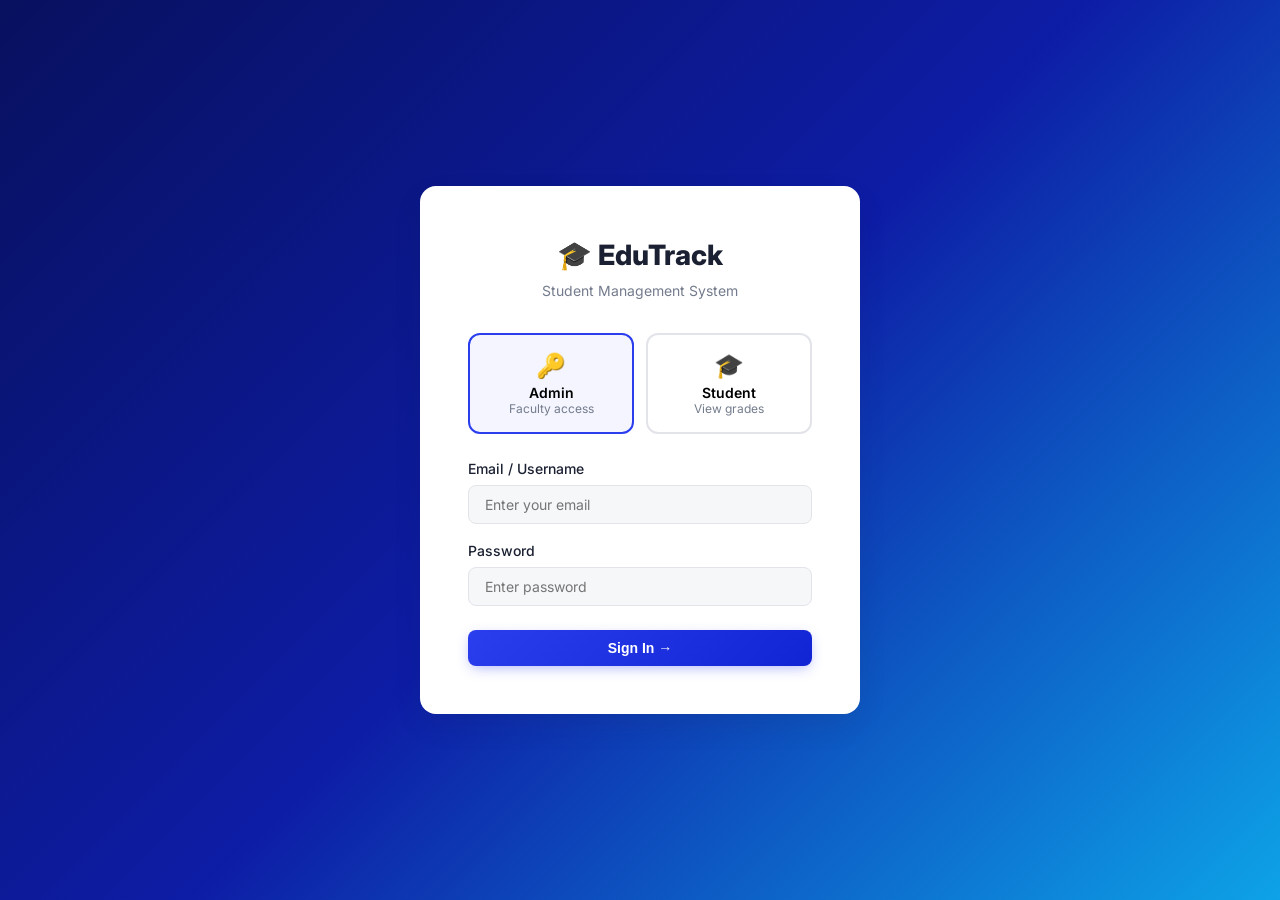
<file: index.html>
<!DOCTYPE html>
<html lang="en">
<head>
  <meta charset="UTF-8"><meta name="viewport" content="width=device-width,initial-scale=1.0">
  <title>EduTrack - Login</title>
  <meta name="description" content="Student Attendance and Grade Management System">
  <link rel="stylesheet" href="style.css">
</head>
<body>
  <div class="login-page">
    <div class="login-card">
      <h1>🎓 EduTrack</h1>
      <p class="subtitle">Student Management System</p>
      <form action="/api/login" method="POST">
        <div class="role-grid">
          <button type="button" class="role-btn active" onclick="selectRole('admin',this)">
            <div class="icon">🔑</div><div class="label">Admin</div><div class="desc">Faculty access</div>
          </button>
          <button type="button" class="role-btn" onclick="selectRole('student',this)">
            <div class="icon">🎓</div><div class="label">Student</div><div class="desc">View grades</div>
          </button>
        </div>
        <input type="hidden" name="role" id="roleInput" value="admin">
        <div class="form-group">
          <label class="form-label">Email / Username</label>
          <input type="text" name="username" class="input-field" placeholder="Enter your email" required>
        </div>
        <div class="form-group" style="margin-bottom:24px">
          <label class="form-label">Password</label>
          <input type="password" name="password" class="input-field" placeholder="Enter password" required>
        </div>
        <button type="button" class="btn-primary" style="width:100%" onclick="doLogin()">Sign In →</button>
      </form>
    </div>
  </div>
  <script>
    let selectedRole = 'admin';
    function selectRole(role, el) {
      selectedRole = role;
      document.getElementById('roleInput').value = role;
      document.querySelectorAll('.role-btn').forEach(b => b.classList.remove('active'));
      el.classList.add('active');
    }
    function doLogin() {
      window.location.href = selectedRole === 'admin' ? 'dashboard.html' : 'student.html';
    }
  </script>
</body>
</html>
</file>
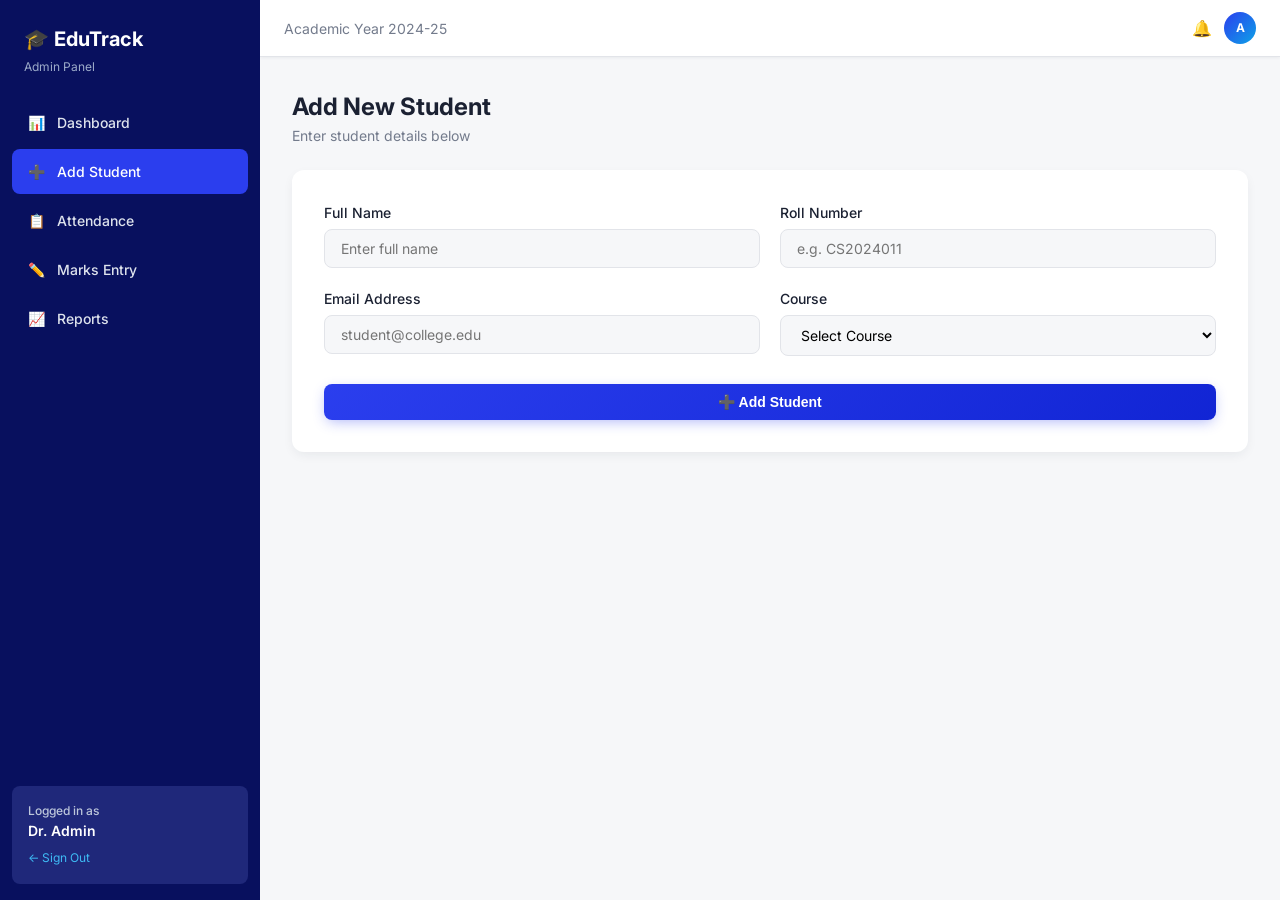
<file: add.html>
<!DOCTYPE html>
<html lang="en">
<head>
  <meta charset="UTF-8"><meta name="viewport" content="width=device-width,initial-scale=1.0">
  <title>EduTrack - Add Student</title>
  <link rel="stylesheet" href="style.css">
</head>
<body>
  <div class="app-layout">
    <div class="overlay"></div>
    <aside class="sidebar">
      <div class="sidebar-brand"><h1>🎓 EduTrack</h1><p>Admin Panel</p></div>
      <nav class="sidebar-nav">
        <a href="dashboard.html" class="sidebar-link"><span>📊</span><span>Dashboard</span></a>
        <a href="add.html" class="sidebar-link active"><span>➕</span><span>Add Student</span></a>
        <a href="attendance.html" class="sidebar-link"><span>📋</span><span>Attendance</span></a>
        <a href="marks.html" class="sidebar-link"><span>✏️</span><span>Marks Entry</span></a>
        <a href="report.html" class="sidebar-link"><span>📈</span><span>Reports</span></a>
      </nav>
      <div class="sidebar-footer">
        <p class="label">Logged in as</p><p class="name">Dr. Admin</p>
        <a href="index.html" class="signout">← Sign Out</a>
      </div>
    </aside>
    <div class="main-area">
      <header class="top-navbar">
        <button class="burger" onclick="document.querySelector('.sidebar').classList.toggle('open');document.querySelector('.overlay').classList.toggle('show')">☰</button>
        <span style="font-size:0.875rem;color:var(--muted)">Academic Year 2024-25</span>
        <div class="right"><span>🔔</span><div class="avatar">A</div></div>
      </header>
      <main class="page-content">
        <div style="margin-bottom:24px"><h2 class="page-title">Add New Student</h2><p class="page-subtitle">Enter student details below</p></div>
        <div class="form-card">
          <form action="/api/students" method="POST">
            <div class="form-grid">
              <div class="form-group">
                <label class="form-label" for="student_name">Full Name</label>
                <input type="text" id="student_name" name="student_name" class="input-field" placeholder="Enter full name" required>
              </div>
              <div class="form-group">
                <label class="form-label" for="roll_no">Roll Number</label>
                <input type="text" id="roll_no" name="roll_no" class="input-field" placeholder="e.g. CS2024011" required>
              </div>
              <div class="form-group">
                <label class="form-label" for="email">Email Address</label>
                <input type="email" id="email" name="email" class="input-field" placeholder="student@college.edu" required>
              </div>
              <div class="form-group">
                <label class="form-label" for="course">Course</label>
                <select id="course" name="course" class="input-field" required>
                  <option value="">Select Course</option>
                  <option>Computer Science</option>
                  <option>Information Technology</option>
                  <option>Electronics</option>
                </select>
              </div>
              <div class="form-group full" style="margin-top:8px">
                <button type="submit" class="btn-primary">➕ Add Student</button>
              </div>
            </div>
          </form>
        </div>
      </main>
    </div>
  </div>
  <script src="data.js"></script>
</body>
</html>
</file>
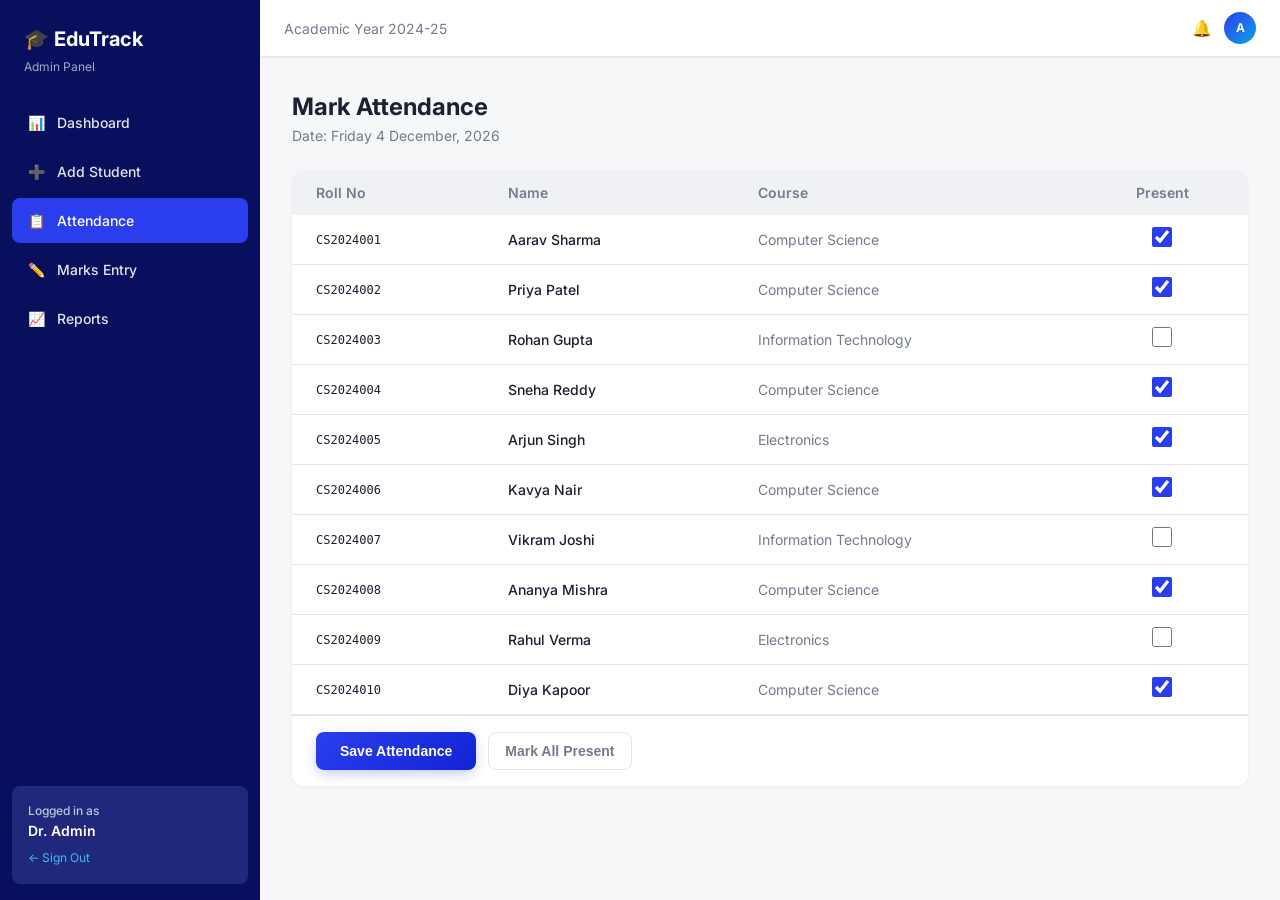
<file: attendance.html>
<!DOCTYPE html>
<html lang="en">
<head>
  <meta charset="UTF-8"><meta name="viewport" content="width=device-width,initial-scale=1.0">
  <title>EduTrack - Attendance</title>
  <link rel="stylesheet" href="style.css">
</head>
<body>
  <div class="app-layout">
    <div class="overlay"></div>
    <aside class="sidebar">
      <div class="sidebar-brand"><h1>🎓 EduTrack</h1><p>Admin Panel</p></div>
      <nav class="sidebar-nav">
        <a href="dashboard.html" class="sidebar-link"><span>📊</span><span>Dashboard</span></a>
        <a href="add.html" class="sidebar-link"><span>➕</span><span>Add Student</span></a>
        <a href="attendance.html" class="sidebar-link active"><span>📋</span><span>Attendance</span></a>
        <a href="marks.html" class="sidebar-link"><span>✏️</span><span>Marks Entry</span></a>
        <a href="report.html" class="sidebar-link"><span>📈</span><span>Reports</span></a>
      </nav>
      <div class="sidebar-footer">
        <p class="label">Logged in as</p><p class="name">Dr. Admin</p>
        <a href="index.html" class="signout">← Sign Out</a>
      </div>
    </aside>
    <div class="main-area">
      <header class="top-navbar">
        <button class="burger" onclick="document.querySelector('.sidebar').classList.toggle('open');document.querySelector('.overlay').classList.toggle('show')">☰</button>
        <span style="font-size:0.875rem;color:var(--muted)">Academic Year 2024-25</span>
        <div class="right"><span>🔔</span><div class="avatar">A</div></div>
      </header>
      <main class="page-content">
        <div style="margin-bottom:24px">
          <h2 class="page-title">Mark Attendance</h2>
          <p class="page-subtitle" id="dateLabel"></p>
        </div>
        <form action="/api/attendance" method="POST" class="table-container">
          <input type="hidden" name="date" id="dateInput">
          <div style="overflow-x:auto"><table><thead><tr>
            <th>Roll No</th><th>Name</th><th>Course</th><th class="center">Present</th>
          </tr></thead><tbody id="attBody"></tbody></table></div>
          <div class="table-footer">
            <button type="submit" class="btn-primary">Save Attendance</button>
            <button type="button" class="btn-outline" onclick="markAll()">Mark All Present</button>
          </div>
        </form>
      </main>
    </div>
  </div>
  <script src="data.js"></script>
  <script>
    const now = new Date();
    document.getElementById('dateLabel').textContent = 'Date: ' + now.toLocaleDateString('en-IN',{weekday:'long',year:'numeric',month:'long',day:'numeric'});
    document.getElementById('dateInput').value = now.toISOString().split('T')[0];
    document.getElementById('attBody').innerHTML = students.map(s=>`
      <tr><td class="mono">${s.rollNo}</td><td class="medium">${s.name}</td><td class="text-muted">${s.course}</td>
      <td class="center"><input type="checkbox" name="attendance_${s.rollNo}" ${s.attendance>80?'checked':''}></td></tr>`).join('');
    function markAll(){document.querySelectorAll('#attBody input[type=checkbox]').forEach(c=>c.checked=true);}
  </script>
</body>
</html>
</file>
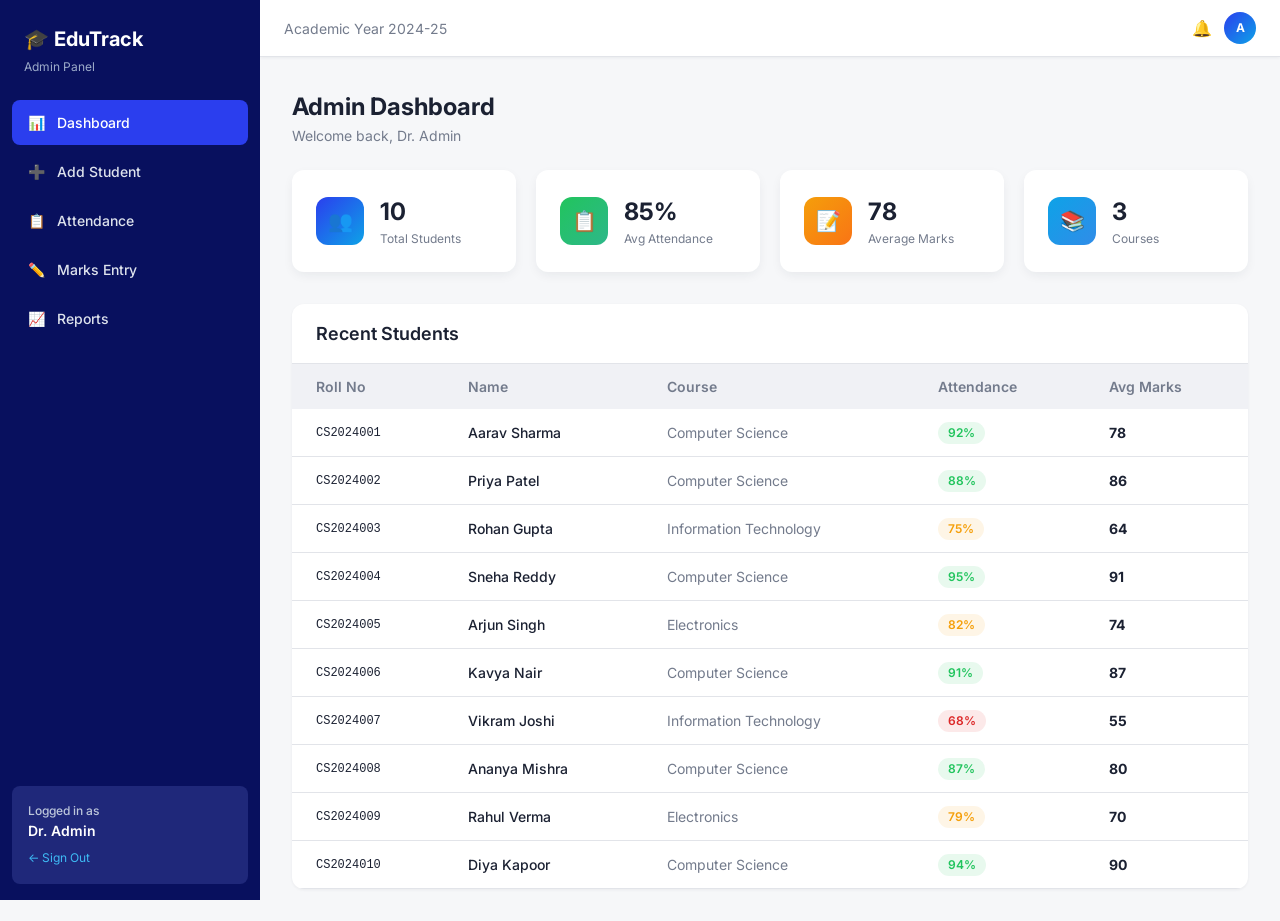
<file: dashboard.html>
<!DOCTYPE html>
<html lang="en">
<head>
  <meta charset="UTF-8"><meta name="viewport" content="width=device-width,initial-scale=1.0">
  <title>EduTrack - Admin Dashboard</title>
  <link rel="stylesheet" href="style.css">
</head>
<body>
  <div class="app-layout">
    <div class="overlay"></div>
    <aside class="sidebar">
      <div class="sidebar-brand"><h1>🎓 EduTrack</h1><p>Admin Panel</p></div>
      <nav class="sidebar-nav">
        <a href="dashboard.html" class="sidebar-link active"><span>📊</span><span>Dashboard</span></a>
        <a href="add.html" class="sidebar-link"><span>➕</span><span>Add Student</span></a>
        <a href="attendance.html" class="sidebar-link"><span>📋</span><span>Attendance</span></a>
        <a href="marks.html" class="sidebar-link"><span>✏️</span><span>Marks Entry</span></a>
        <a href="report.html" class="sidebar-link"><span>📈</span><span>Reports</span></a>
      </nav>
      <div class="sidebar-footer">
        <p class="label">Logged in as</p><p class="name">Dr. Admin</p>
        <a href="index.html" class="signout">← Sign Out</a>
      </div>
    </aside>
    <div class="main-area">
      <header class="top-navbar">
        <button class="burger" onclick="document.querySelector('.sidebar').classList.toggle('open');document.querySelector('.overlay').classList.toggle('show')">☰</button>
        <span style="font-size:0.875rem;color:var(--muted)">Academic Year 2024-25</span>
        <div class="right"><span>🔔</span><div class="avatar">A</div></div>
      </header>
      <main class="page-content">
        <div style="margin-bottom:24px"><h2 class="page-title">Admin Dashboard</h2><p class="page-subtitle">Welcome back, Dr. Admin</p></div>
        <div class="stats-grid" id="statsGrid"></div>
        <div class="table-container">
          <div class="table-header"><h3>Recent Students</h3></div>
          <div style="overflow-x:auto"><table><thead><tr>
            <th>Roll No</th><th>Name</th><th>Course</th><th>Attendance</th><th>Avg Marks</th>
          </tr></thead><tbody id="studentsBody"></tbody></table></div>
        </div>
      </main>
    </div>
  </div>
  <script src="data.js"></script>
  <script>
    const total = students.length;
    const avgAtt = Math.round(students.reduce((a,s)=>a+s.attendance,0)/total);
    const avgM = Math.round(students.reduce((a,s)=>a+getAvgMarks(s),0)/total);
    const stats = [
      {label:"Total Students",value:total,icon:"👥",g:"gradient-primary"},
      {label:"Avg Attendance",value:avgAtt+"%",icon:"📋",g:"gradient-success"},
      {label:"Average Marks",value:avgM,icon:"📝",g:"gradient-warning"},
      {label:"Courses",value:3,icon:"📚",g:"gradient-info"}
    ];
    document.getElementById('statsGrid').innerHTML = stats.map(s=>`
      <div class="stat-card"><div class="stat-icon ${s.g}">${s.icon}</div>
      <div><p class="stat-value">${s.value}</p><p class="stat-label">${s.label}</p></div></div>`).join('');
    document.getElementById('studentsBody').innerHTML = students.map(s=>`
      <tr><td class="mono">${s.rollNo}</td><td class="medium">${s.name}</td><td class="text-muted">${s.course}</td>
      <td><span class="badge ${attendanceBadge(s.attendance)}">${s.attendance}%</span></td>
      <td class="bold">${getAvgMarks(s)}</td></tr>`).join('');
  </script>
</body>
</html>
</file>
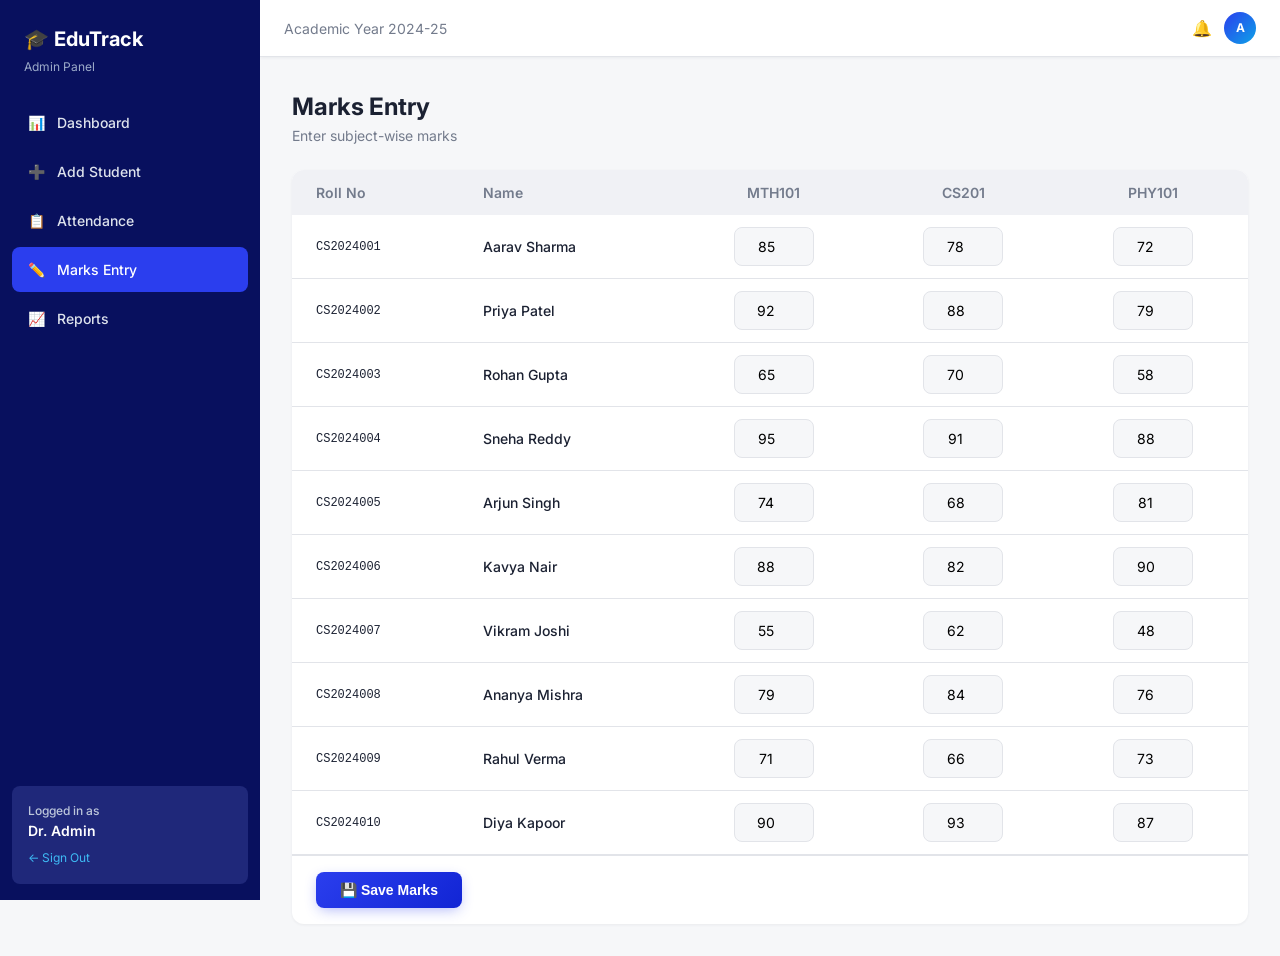
<file: marks.html>
<!DOCTYPE html>
<html lang="en">
<head>
  <meta charset="UTF-8"><meta name="viewport" content="width=device-width,initial-scale=1.0">
  <title>EduTrack - Marks Entry</title>
  <link rel="stylesheet" href="style.css">
</head>
<body>
  <div class="app-layout">
    <div class="overlay"></div>
    <aside class="sidebar">
      <div class="sidebar-brand"><h1>🎓 EduTrack</h1><p>Admin Panel</p></div>
      <nav class="sidebar-nav">
        <a href="dashboard.html" class="sidebar-link"><span>📊</span><span>Dashboard</span></a>
        <a href="add.html" class="sidebar-link"><span>➕</span><span>Add Student</span></a>
        <a href="attendance.html" class="sidebar-link"><span>📋</span><span>Attendance</span></a>
        <a href="marks.html" class="sidebar-link active"><span>✏️</span><span>Marks Entry</span></a>
        <a href="report.html" class="sidebar-link"><span>📈</span><span>Reports</span></a>
      </nav>
      <div class="sidebar-footer">
        <p class="label">Logged in as</p><p class="name">Dr. Admin</p>
        <a href="index.html" class="signout">← Sign Out</a>
      </div>
    </aside>
    <div class="main-area">
      <header class="top-navbar">
        <button class="burger" onclick="document.querySelector('.sidebar').classList.toggle('open');document.querySelector('.overlay').classList.toggle('show')">☰</button>
        <span style="font-size:0.875rem;color:var(--muted)">Academic Year 2024-25</span>
        <div class="right"><span>🔔</span><div class="avatar">A</div></div>
      </header>
      <main class="page-content">
        <div style="margin-bottom:24px"><h2 class="page-title">Marks Entry</h2><p class="page-subtitle">Enter subject-wise marks</p></div>
        <form action="/api/marks" method="POST" class="table-container">
          <div style="overflow-x:auto"><table><thead><tr>
            <th>Roll No</th><th>Name</th><th class="center">MTH101</th><th class="center">CS201</th><th class="center">PHY101</th>
          </tr></thead><tbody id="marksBody"></tbody></table></div>
          <div class="table-footer"><button type="submit" class="btn-primary">💾 Save Marks</button></div>
        </form>
      </main>
    </div>
  </div>
  <script src="data.js"></script>
  <script>
    document.getElementById('marksBody').innerHTML = students.map(s=>`
      <tr><td class="mono">${s.rollNo}</td><td class="medium">${s.name}</td>
      ${s.marks.map(m=>`<td class="center"><input type="number" name="marks_${s.rollNo}_${m.code}" value="${m.marks}" min="0" max="100" class="input-field" style="width:80px;text-align:center"></td>`).join('')}
      </tr>`).join('');
  </script>
</body>
</html>
</file>
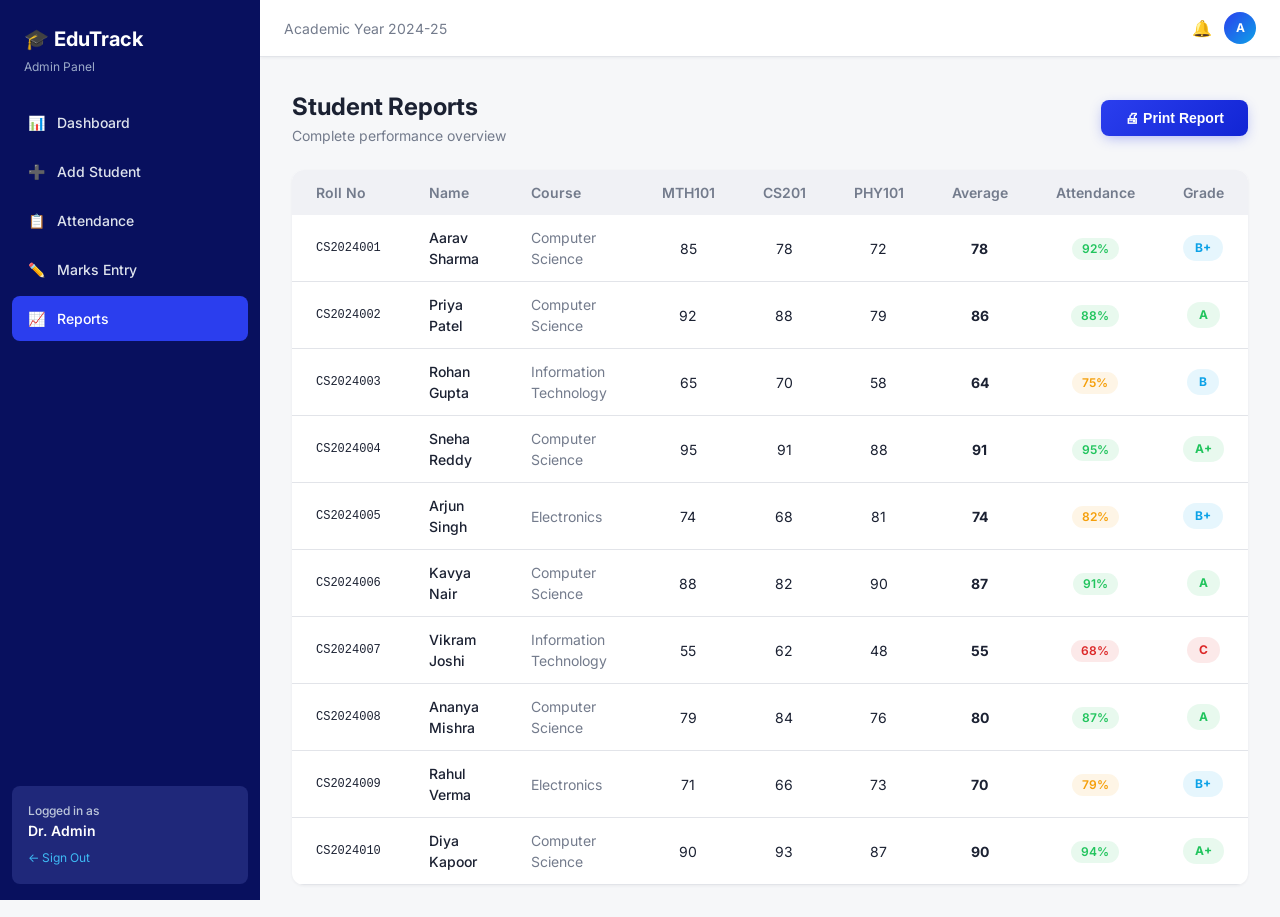
<file: report.html>
<!DOCTYPE html>
<html lang="en">
<head>
  <meta charset="UTF-8"><meta name="viewport" content="width=device-width,initial-scale=1.0">
  <title>EduTrack - Reports</title>
  <link rel="stylesheet" href="style.css">
</head>
<body>
  <div class="app-layout">
    <div class="overlay"></div>
    <aside class="sidebar">
      <div class="sidebar-brand"><h1>🎓 EduTrack</h1><p>Admin Panel</p></div>
      <nav class="sidebar-nav">
        <a href="dashboard.html" class="sidebar-link"><span>📊</span><span>Dashboard</span></a>
        <a href="add.html" class="sidebar-link"><span>➕</span><span>Add Student</span></a>
        <a href="attendance.html" class="sidebar-link"><span>📋</span><span>Attendance</span></a>
        <a href="marks.html" class="sidebar-link"><span>✏️</span><span>Marks Entry</span></a>
        <a href="report.html" class="sidebar-link active"><span>📈</span><span>Reports</span></a>
      </nav>
      <div class="sidebar-footer">
        <p class="label">Logged in as</p><p class="name">Dr. Admin</p>
        <a href="index.html" class="signout">← Sign Out</a>
      </div>
    </aside>
    <div class="main-area">
      <header class="top-navbar">
        <button class="burger" onclick="document.querySelector('.sidebar').classList.toggle('open');document.querySelector('.overlay').classList.toggle('show')">☰</button>
        <span style="font-size:0.875rem;color:var(--muted)">Academic Year 2024-25</span>
        <div class="right"><span>🔔</span><div class="avatar">A</div></div>
      </header>
      <main class="page-content">
        <div style="margin-bottom:24px;display:flex;align-items:center;justify-content:space-between;flex-wrap:wrap;gap:16px">
          <div><h2 class="page-title">Student Reports</h2><p class="page-subtitle">Complete performance overview</p></div>
          <button class="btn-primary" onclick="window.print()">🖨 Print Report</button>
        </div>
        <div class="table-container">
          <div style="overflow-x:auto"><table><thead><tr>
            <th>Roll No</th><th>Name</th><th>Course</th><th class="center">MTH101</th><th class="center">CS201</th><th class="center">PHY101</th><th class="center">Average</th><th class="center">Attendance</th><th class="center">Grade</th>
          </tr></thead><tbody id="reportBody"></tbody></table></div>
        </div>
      </main>
    </div>
  </div>
  <script src="data.js"></script>
  <script>
    document.getElementById('reportBody').innerHTML = students.map(s=>{
      const avg=getAvgMarks(s), grade=getGrade(avg);
      return `<tr><td class="mono">${s.rollNo}</td><td class="medium">${s.name}</td><td class="text-muted">${s.course}</td>
      ${s.marks.map(m=>`<td class="center">${m.marks}</td>`).join('')}
      <td class="center bold">${avg}</td>
      <td class="center"><span class="badge ${attendanceBadge(s.attendance)}">${s.attendance}%</span></td>
      <td class="center"><span class="badge badge-lg ${gradeBadge(grade)}">${grade}</span></td></tr>`;
    }).join('');
  </script>
</body>
</html>
</file>
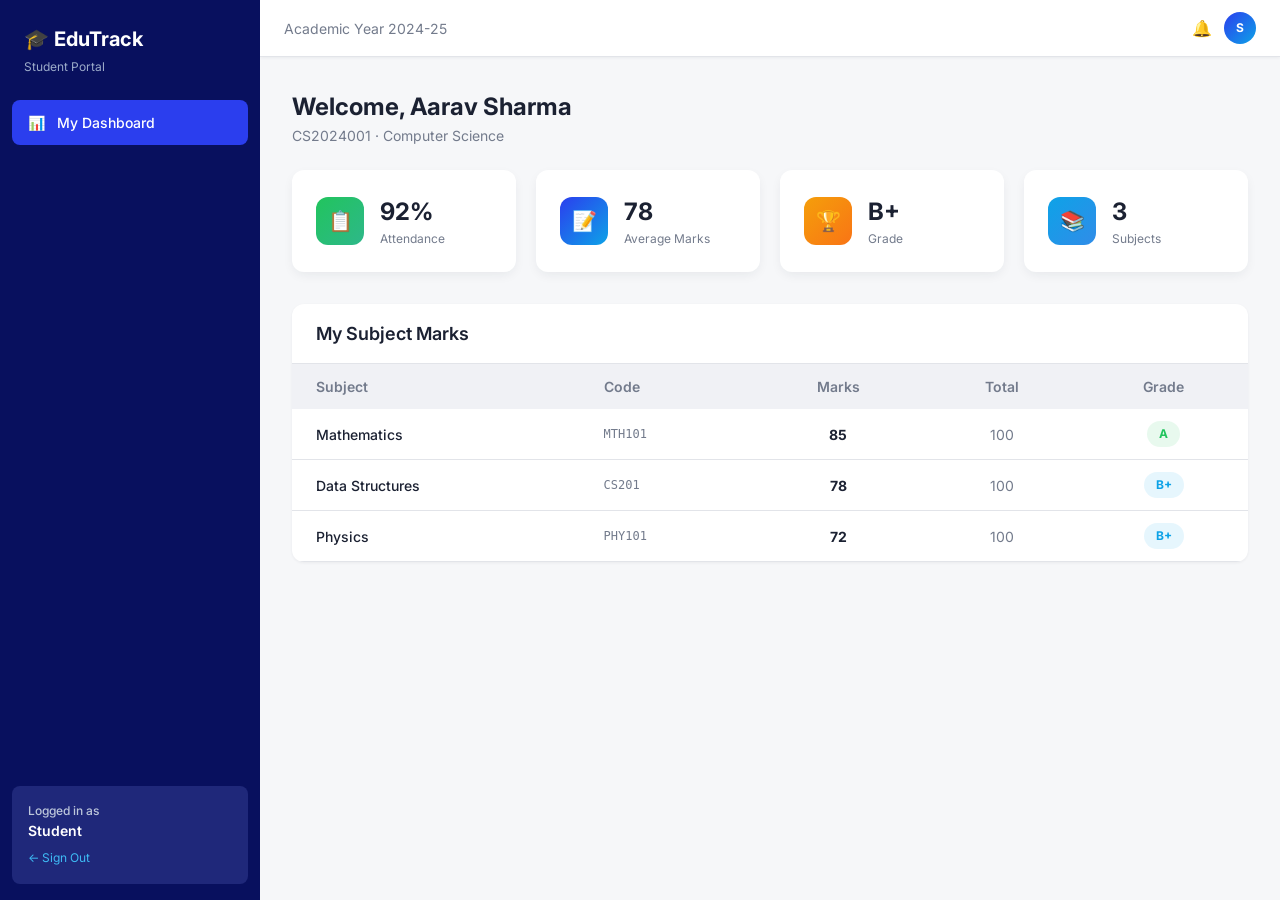
<file: student.html>
<!DOCTYPE html>
<html lang="en">
<head>
  <meta charset="UTF-8"><meta name="viewport" content="width=device-width,initial-scale=1.0">
  <title>EduTrack - Student Dashboard</title>
  <link rel="stylesheet" href="style.css">
</head>
<body>
  <div class="app-layout">
    <div class="overlay"></div>
    <aside class="sidebar">
      <div class="sidebar-brand"><h1>🎓 EduTrack</h1><p>Student Portal</p></div>
      <nav class="sidebar-nav">
        <a href="student.html" class="sidebar-link active"><span>📊</span><span>My Dashboard</span></a>
      </nav>
      <div class="sidebar-footer">
        <p class="label">Logged in as</p><p class="name">Student</p>
        <a href="index.html" class="signout">← Sign Out</a>
      </div>
    </aside>
    <div class="main-area">
      <header class="top-navbar">
        <button class="burger" onclick="document.querySelector('.sidebar').classList.toggle('open');document.querySelector('.overlay').classList.toggle('show')">☰</button>
        <span style="font-size:0.875rem;color:var(--muted)">Academic Year 2024-25</span>
        <div class="right"><span>🔔</span><div class="avatar">S</div></div>
      </header>
      <main class="page-content">
        <div style="margin-bottom:24px" id="welcomeHeader"></div>
        <div class="stats-grid" id="statsGrid"></div>
        <div class="table-container">
          <div class="table-header"><h3>My Subject Marks</h3></div>
          <div style="overflow-x:auto"><table><thead><tr>
            <th>Subject</th><th>Code</th><th class="center">Marks</th><th class="center">Total</th><th class="center">Grade</th>
          </tr></thead><tbody id="marksBody"></tbody></table></div>
        </div>
      </main>
    </div>
  </div>
  <script src="data.js"></script>
  <script>
    const s = students[0];
    const avg = getAvgMarks(s), grade = getGrade(avg);
    document.getElementById('welcomeHeader').innerHTML = `<h2 class="page-title">Welcome, ${s.name}</h2><p class="page-subtitle">${s.rollNo} · ${s.course}</p>`;
    const stats = [
      {label:"Attendance",value:s.attendance+"%",icon:"📋",g:"gradient-success"},
      {label:"Average Marks",value:avg,icon:"📝",g:"gradient-primary"},
      {label:"Grade",value:grade,icon:"🏆",g:"gradient-warning"},
      {label:"Subjects",value:s.marks.length,icon:"📚",g:"gradient-info"}
    ];
    document.getElementById('statsGrid').innerHTML = stats.map(st=>`
      <div class="stat-card"><div class="stat-icon ${st.g}">${st.icon}</div>
      <div><p class="stat-value">${st.value}</p><p class="stat-label">${st.label}</p></div></div>`).join('');
    document.getElementById('marksBody').innerHTML = s.marks.map(m=>{
      const g=getGrade(m.marks), cls=m.marks>=80?'badge-success':m.marks>=60?'badge-info':'badge-danger';
      return `<tr><td class="medium">${m.subject}</td><td class="mono text-muted">${m.code}</td>
      <td class="center bold">${m.marks}</td><td class="center text-muted">${m.total}</td>
      <td class="center"><span class="badge badge-lg ${cls}">${g}</span></td></tr>`;
    }).join('');
  </script>
</body>
</html>
</file>
<file: style.css>
@import url('https://fonts.googleapis.com/css2?family=Inter:wght@300;400;500;600;700;800&display=swap');

* { margin: 0; padding: 0; box-sizing: border-box; }

:root {
  --bg: hsl(220, 20%, 97%);
  --fg: hsl(224, 30%, 15%);
  --card: hsl(0, 0%, 100%);
  --primary: hsl(234, 85%, 55%);
  --primary-dark: hsl(234, 85%, 45%);
  --secondary: hsl(220, 20%, 95%);
  --muted: hsl(220, 10%, 50%);
  --border: hsl(220, 15%, 90%);
  --accent: hsl(199, 89%, 48%);
  --destructive: hsl(0, 72%, 51%);
  --success: hsl(142, 71%, 45%);
  --warning: hsl(38, 92%, 50%);
  --info: hsl(199, 89%, 48%);
  --sidebar-bg: hsl(234, 85%, 20%);
  --sidebar-fg: hsl(220, 30%, 90%);
  --sidebar-hover: hsl(234, 60%, 30%);
  --sidebar-active: hsl(234, 85%, 55%);
  --shadow-sm: 0 1px 3px 0 hsla(224, 30%, 15%, 0.06);
  --shadow-md: 0 4px 12px -2px hsla(224, 30%, 15%, 0.08);
  --shadow-lg: 0 12px 32px -4px hsla(224, 30%, 15%, 0.12);
  --radius: 0.75rem;
}

body {
  font-family: 'Inter', sans-serif;
  background: var(--bg);
  color: var(--fg);
  line-height: 1.5;
}

a { text-decoration: none; color: inherit; }

/* ===== Layout ===== */
.app-layout { display: flex; min-height: 100vh; }

.sidebar {
  width: 260px; background: var(--sidebar-bg); display: flex; flex-direction: column;
  position: fixed; top: 0; left: 0; bottom: 0; z-index: 50; transition: transform 0.3s;
}
.sidebar-brand { padding: 24px; }
.sidebar-brand h1 { font-size: 1.25rem; font-weight: 700; color: #fff; }
.sidebar-brand p { font-size: 0.75rem; color: hsl(220, 30%, 70%); margin-top: 4px; }

.sidebar-nav { flex: 1; padding: 0 12px; display: flex; flex-direction: column; gap: 4px; }
.sidebar-link {
  display: flex; align-items: center; gap: 12px; padding: 12px 16px; border-radius: 8px;
  font-size: 0.875rem; font-weight: 500; color: var(--sidebar-fg); transition: background 0.2s;
}
.sidebar-link:hover { background: var(--sidebar-hover); }
.sidebar-link.active { background: var(--sidebar-active); color: #fff; }

.sidebar-footer {
  margin: 0 12px 16px; padding: 16px; border-radius: 8px; background: hsl(234, 60%, 30%);
}
.sidebar-footer .label { font-size: 0.75rem; font-weight: 500; color: hsl(220, 30%, 80%); }
.sidebar-footer .name { font-size: 0.875rem; font-weight: 600; color: #fff; }
.sidebar-footer .signout { font-size: 0.75rem; color: hsl(199, 89%, 60%); margin-top: 8px; display: inline-block; }

.main-area { flex: 1; display: flex; flex-direction: column; margin-left: 260px; min-height: 100vh; }

.top-navbar {
  position: sticky; top: 0; z-index: 30; background: var(--card); border-bottom: 1px solid var(--border);
  padding: 12px 24px; display: flex; align-items: center; justify-content: space-between;
  box-shadow: var(--shadow-sm);
}
.top-navbar .burger { display: none; font-size: 1.25rem; background: none; border: none; cursor: pointer; }
.top-navbar .right { display: flex; align-items: center; gap: 12px; }
.avatar {
  width: 32px; height: 32px; border-radius: 50%; display: flex; align-items: center; justify-content: center;
  font-size: 0.75rem; font-weight: 700; color: #fff;
  background: linear-gradient(135deg, var(--primary), var(--accent));
}

.page-content { flex: 1; padding: 32px; animation: fadeIn 0.3s ease; }
@keyframes fadeIn { from { opacity: 0; transform: translateY(8px); } to { opacity: 1; transform: none; } }

/* ===== Cards ===== */
.page-title { font-size: 1.5rem; font-weight: 700; }
.page-subtitle { font-size: 0.875rem; color: var(--muted); }

.stats-grid { display: grid; grid-template-columns: repeat(4, 1fr); gap: 20px; margin-bottom: 32px; }
.stat-card {
  background: var(--card); border-radius: var(--radius); padding: 24px;
  display: flex; align-items: center; gap: 16px; box-shadow: var(--shadow-md);
  transition: transform 0.2s, box-shadow 0.2s;
}
.stat-card:hover { transform: translateY(-2px); box-shadow: var(--shadow-lg); }
.stat-icon {
  width: 48px; height: 48px; border-radius: 12px; display: flex; align-items: center; justify-content: center;
  font-size: 1.25rem; color: #fff;
}
.stat-value { font-size: 1.5rem; font-weight: 700; }
.stat-label { font-size: 0.75rem; color: var(--muted); }

.gradient-primary { background: linear-gradient(135deg, hsl(234,85%,55%), hsl(199,89%,48%)); }
.gradient-success { background: linear-gradient(135deg, hsl(142,71%,45%), hsl(160,60%,45%)); }
.gradient-warning { background: linear-gradient(135deg, hsl(38,92%,50%), hsl(25,95%,53%)); }
.gradient-info { background: linear-gradient(135deg, hsl(199,89%,48%), hsl(210,80%,55%)); }

/* ===== Tables ===== */
.table-container { background: var(--card); border-radius: var(--radius); overflow: hidden; box-shadow: var(--shadow-sm); }
.table-header { padding: 16px 24px; border-bottom: 1px solid var(--border); }
.table-header h3 { font-size: 1.125rem; font-weight: 600; }

table { width: 100%; border-collapse: collapse; font-size: 0.875rem; }
thead tr { background: var(--secondary); }
th { text-align: left; padding: 12px 24px; font-weight: 600; color: var(--muted); font-size: 0.875rem; }
th.center, td.center { text-align: center; }
td { padding: 12px 24px; border-bottom: 1px solid var(--border); }
tbody tr { transition: background 0.15s; }
tbody tr:hover { background: hsla(220, 20%, 95%, 0.5); }
.mono { font-family: monospace; font-size: 0.75rem; }
.medium { font-weight: 500; }
.bold { font-weight: 700; }
.text-muted { color: var(--muted); }

/* Badges */
.badge {
  display: inline-flex; padding: 2px 10px; border-radius: 9999px; font-size: 0.75rem; font-weight: 600;
}
.badge-success { background: hsla(142,71%,45%,0.1); color: var(--success); }
.badge-warning { background: hsla(38,92%,50%,0.1); color: var(--warning); }
.badge-danger { background: hsla(0,72%,51%,0.1); color: var(--destructive); }
.badge-info { background: hsla(199,89%,48%,0.1); color: var(--info); }
.badge-lg { padding: 4px 12px; font-weight: 700; }

/* ===== Buttons ===== */
.btn-primary {
  padding: 10px 24px; border-radius: 8px; font-weight: 600; font-size: 0.875rem; border: none; cursor: pointer;
  background: linear-gradient(135deg, var(--primary), var(--primary-dark)); color: #fff;
  box-shadow: 0 4px 14px -3px hsla(234,85%,55%,0.4); transition: all 0.2s;
}
.btn-primary:hover { box-shadow: 0 6px 20px -3px hsla(234,85%,55%,0.5); transform: translateY(-1px); }

.btn-outline {
  padding: 10px 16px; border-radius: 8px; font-weight: 600; font-size: 0.875rem; cursor: pointer;
  border: 1px solid var(--border); background: transparent; color: var(--muted); transition: background 0.2s;
}
.btn-outline:hover { background: var(--secondary); }

/* ===== Forms ===== */
.form-card { background: var(--card); border-radius: var(--radius); padding: 32px; box-shadow: var(--shadow-md); }
.form-grid { display: grid; grid-template-columns: 1fr 1fr; gap: 20px; }
.form-group { display: flex; flex-direction: column; gap: 6px; }
.form-group.full { grid-column: 1 / -1; }
.form-label { font-size: 0.875rem; font-weight: 500; }
.input-field {
  width: 100%; padding: 10px 16px; border-radius: 8px; border: 1px solid var(--border);
  font-size: 0.875rem; outline: none; transition: all 0.2s; background: var(--bg); font-family: inherit;
}
.input-field:focus { border-color: var(--primary); box-shadow: 0 0 0 3px hsla(234,85%,55%,0.1); }
select.input-field { appearance: auto; }

.table-footer { padding: 16px 24px; border-top: 1px solid var(--border); display: flex; gap: 12px; }

input[type="checkbox"] { width: 20px; height: 20px; cursor: pointer; accent-color: var(--primary); }

/* ===== Login ===== */
.login-page {
  min-height: 100vh; display: flex; align-items: center; justify-content: center;
  background: linear-gradient(135deg, hsl(234,85%,20%) 0%, hsl(234,85%,35%) 50%, hsl(199,89%,48%) 100%);
}
.login-card {
  background: var(--card); border-radius: 16px; padding: 48px; width: 100%; max-width: 440px;
  box-shadow: var(--shadow-lg); text-align: center;
}
.login-card h1 { font-size: 1.75rem; font-weight: 800; margin-bottom: 4px; }
.login-card .subtitle { color: var(--muted); font-size: 0.875rem; margin-bottom: 32px; }
.login-card .form-group { text-align: left; margin-bottom: 16px; }
.role-grid { display: grid; grid-template-columns: 1fr 1fr; gap: 12px; margin-bottom: 24px; }
.role-btn {
  padding: 16px; border-radius: 12px; border: 2px solid var(--border); background: var(--card);
  cursor: pointer; text-align: center; transition: all 0.2s; font-family: inherit;
}
.role-btn:hover { border-color: var(--primary); }
.role-btn.active { border-color: var(--primary); background: hsla(234,85%,55%,0.05); }
.role-btn .icon { font-size: 1.5rem; margin-bottom: 4px; }
.role-btn .label { font-size: 0.875rem; font-weight: 600; }
.role-btn .desc { font-size: 0.75rem; color: var(--muted); }

/* ===== Responsive ===== */
@media (max-width: 1024px) {
  .sidebar { transform: translateX(-100%); }
  .sidebar.open { transform: translateX(0); }
  .main-area { margin-left: 0; }
  .top-navbar .burger { display: block; }
  .stats-grid { grid-template-columns: repeat(2, 1fr); }
  .overlay { display: none; position: fixed; inset: 0; background: hsla(0,0%,0%,0.3); z-index: 40; }
  .overlay.show { display: block; }
}
@media (max-width: 640px) {
  .stats-grid { grid-template-columns: 1fr; }
  .form-grid { grid-template-columns: 1fr; }
  .page-content { padding: 16px; }
}
</file>
